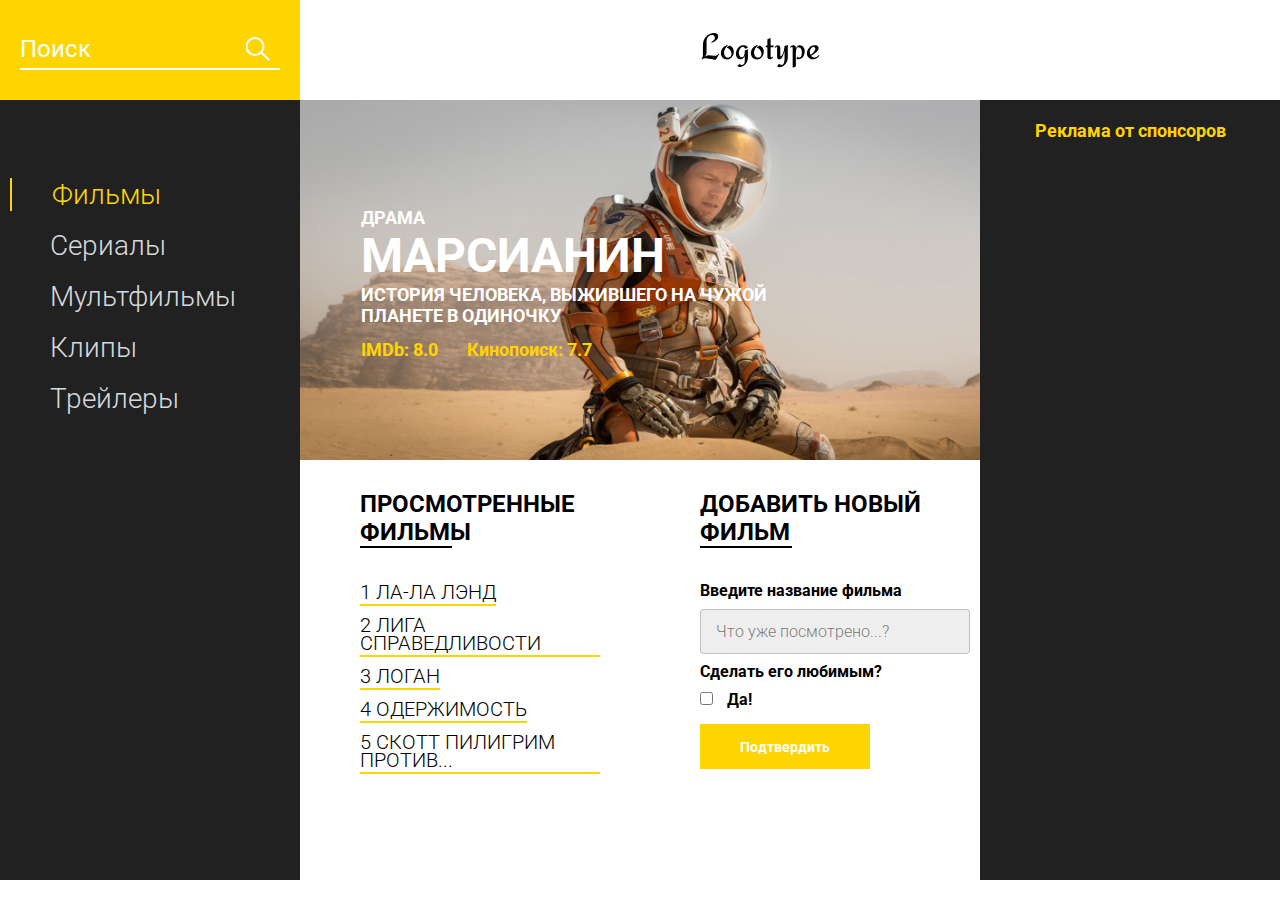
<file: index.html>
<!DOCTYPE html>
<html lang="en">
<head>
    <meta charset="UTF-8">
    <meta name="viewport" content="width=device-width, initial-scale=1.0">
    <title>Movie DB</title>
    <link href="https://fonts.googleapis.com/css?family=Roboto:300,400,700&display=swap&subset=cyrillic-ext" rel="stylesheet">
    <link rel="stylesheet" href="css/style.min.css">
</head>
<body>
    <header class="header">
        <div class="header__search">
            <form action="#">
                <input type="text" placeholder="Поиск">
            </form>
        </div>
        <div class="header__logo">
            <img src="icons/Logotype.svg" alt="logo">
        </div>
    </header>
    <main class="promo">
        <div class="promo__menu">
            <nav class="promo__menu-list">
                <ul>
                    <li><a class="promo__menu-item promo__menu-item_active" href="#">Фильмы</a></li>
                    <li><a class="promo__menu-item" href="#">Сериалы</a></li>
                    <li><a class="promo__menu-item" href="#">Мультфильмы</a></li>
                    <li><a class="promo__menu-item" href="#">Клипы</a></li>
                    <li><a class="promo__menu-item" href="#">Трейлеры</a></li>
                </ul>
            </nav>
        </div>
        <div class="promo__content">
            <div class="promo__bg">
                <div class="promo__genre">КОМЕДИЯ</div>
                <div class="promo__title">МАРСИАНИН</div>
                <div class="promo__descr">ИСТОРИЯ ЧЕЛОВЕКА, ВЫЖИВШЕГО НА ЧУЖОЙ ПЛАНЕТЕ В ОДИНОЧКУ</div>
                <div class="promo__ratings">
                    <span>IMDb: 8.0</span>
                    <span>Кинопоиск: 7.7</span>
                </div>
            </div>
            <div class="promo__interactive">
                <div>
                    <div class="promo__interactive-title">ПРОСМОТРЕННЫЕ ФИЛЬМЫ</div>
                    <ul class="promo__interactive-list">
                        <li class="promo__interactive-item">ЛОГАН
                            <div class="delete"></div>
                        </li>
                        <li class="promo__interactive-item">ЛИГА СПРАВЕДЛИВОСТИ
                            <div class="delete"></div>
                        </li>
                        <li class="promo__interactive-item">ЛА-ЛА ЛЭНД
                            <div class="delete"></div>
                        </li>
                        <li class="promo__interactive-item">ОДЕРЖИМОСТЬ
                            <div class="delete"></div>
                        </li>
                        <li class="promo__interactive-item">СКОТТ ПИЛИГРИМ ПРОТИВ...
                            <div class="delete"></div>
                        </li>
                    </ul>
                </div>
                <div>
                    <form class="add">
                        <div class="promo__interactive-title">ДОБАВИТЬ НОВЫЙ ФИЛЬМ</div>
                        <span>Введите название фильма</span>
                        <input class="adding__input" type="text" placeholder="Что уже посмотрено...?">
                        <span>Сделать его любимым?</span>
                        <input type="checkbox">
                        <span class="yes">Да!</span>
                        <button>Подтвердить</button>
                    </form>
                </div>
            </div>
        </div>
        <div class="promo__adv">
            <div class="promo__adv-title">Реклама от спонсоров</div>
            <img src="img/content_1.jpg" alt="some picture">
            <img src="img/content_2.jpg" alt="some picture">
            <img src="img/content_3.png" alt="some picture">
        </div>
    </main>
    <script src="script.js"></script>
</body>
</html>
</file>
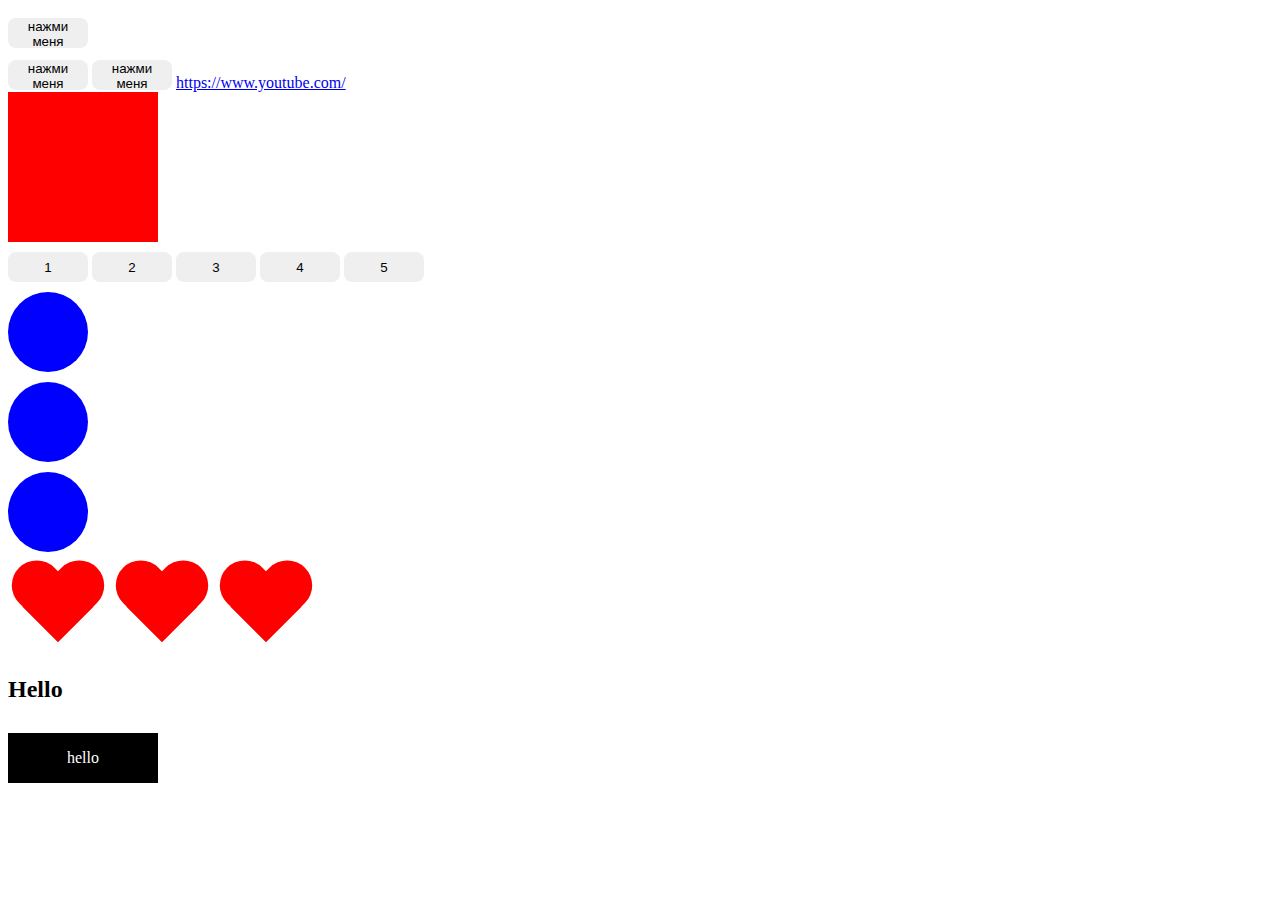
<file: oll/index.html>
<!DOCTYPE html>
<html lang="en">
<head>
    <meta charset="UTF-8">
    <title>Title</title>
    <link rel="stylesheet" href="styles.css">
</head>
<body>

<div class="overlay">
    <button  id="btn">нажми меня</button>
</div>
<button>нажми меня</button>
<button>нажми меня</button>

<a href="https://www.youtube.com/">https://www.youtube.com/</a>

<div class="box" id="box"></div>

<button>1</button>
<button>2</button>
<button>3</button>
<button>4</button>
<button>5</button>

<div class="circle"></div>
<div class="circle"></div>
<div class="circle"></div>

<div class="wrapper">
    <div class="heart"></div>
    <div class="heart"></div>
    <div class="heart"></div>

</div>
<script src="index.js"></script>
</body>
</html>
</file>
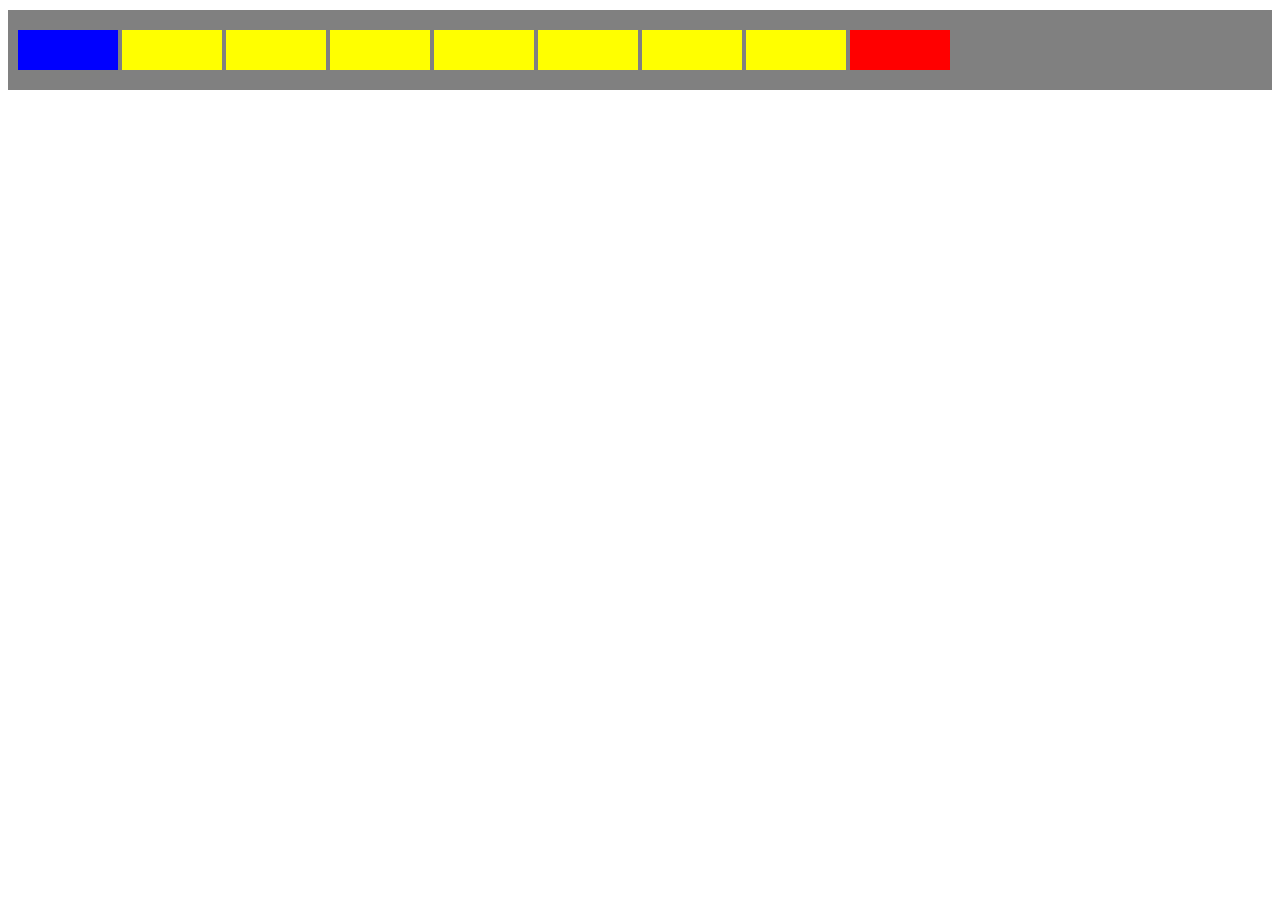
<file: oll/JsAtWork/classList/index.html>
<!DOCTYPE html>
<html lang="ru">
  <head>
    <meta charset="utf-8">
    <meta http-equiv="X-UA-Compatible" content="IE=edge">
   	<title>JavaScript</title>
   	<link rel="stylesheet" href="style.css">
  </head>
  <body>

    <div id="first" class="btn-block">
      <button class="blue some"></button>
      <button></button>
      <button></button>
      <button></button>
      <button></button>
      <button></button>
      <button></button>
      <button></button>
    </div>
    
	<script src="index.js"></script>
  </body>
</html>
</file>
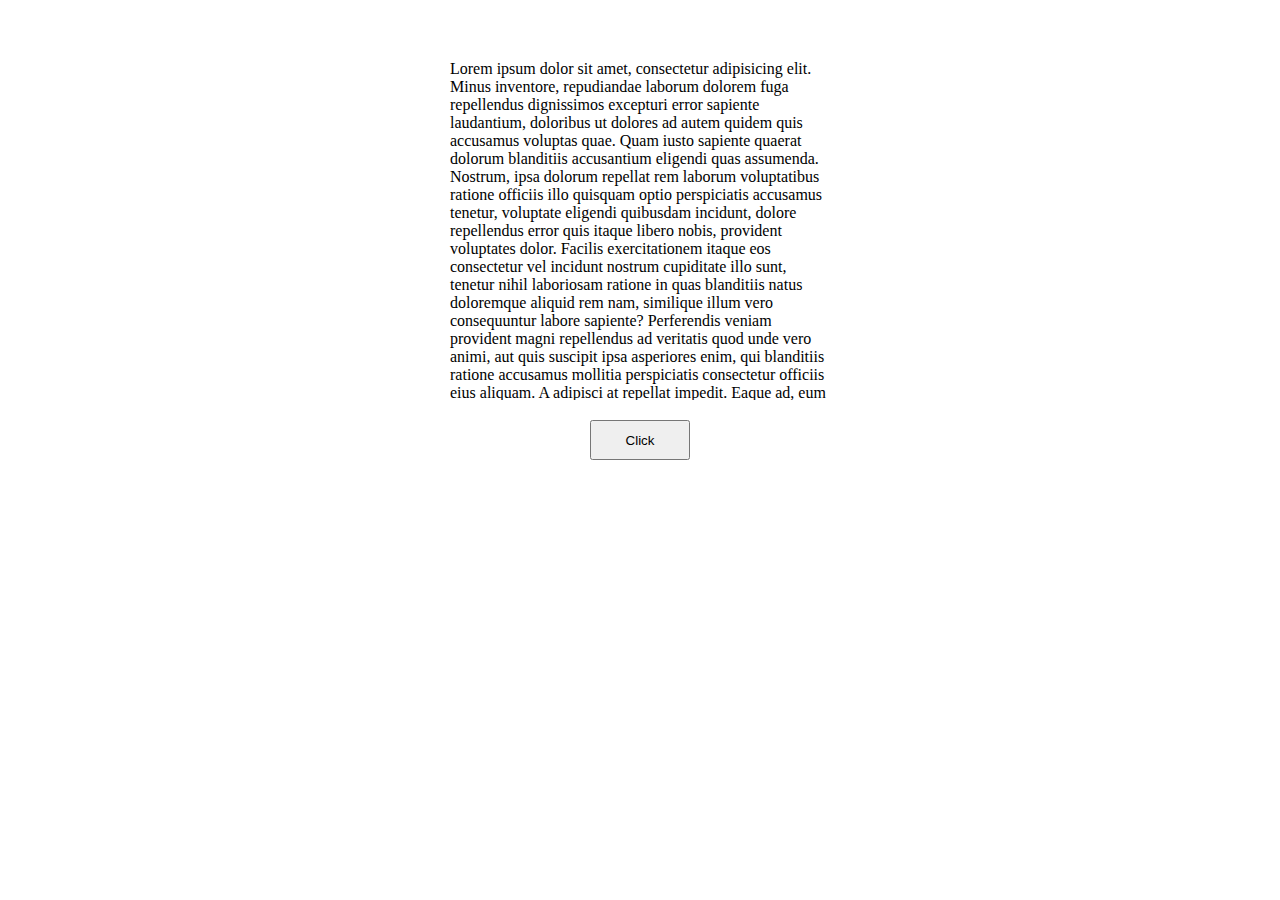
<file: oll/JsAtWork/documentParameters/index.html>
<!DOCTYPE html>
<html lang="ru">
  <head>
    <meta charset="utf-8">
    <meta http-equiv="X-UA-Compatible" content="IE=edge">
   	<title>JavaScript</title>
   	<link rel="stylesheet" href="style.css">
  </head>
  <body>
    
    <div class="box">Lorem ipsum dolor sit amet, consectetur adipisicing elit. Minus inventore, repudiandae laborum dolorem fuga repellendus dignissimos excepturi error sapiente laudantium, doloribus ut dolores ad autem quidem quis accusamus voluptas quae. Quam iusto sapiente quaerat dolorum blanditiis accusantium eligendi quas assumenda. Nostrum, ipsa dolorum repellat rem laborum voluptatibus ratione officiis illo quisquam optio perspiciatis accusamus tenetur, voluptate eligendi quibusdam incidunt, dolore repellendus error quis itaque libero nobis, provident voluptates dolor. Facilis exercitationem itaque eos consectetur vel incidunt nostrum cupiditate illo sunt, tenetur nihil laboriosam ratione in quas blanditiis natus doloremque aliquid rem nam, similique illum vero consequuntur labore sapiente? Perferendis veniam provident magni repellendus ad veritatis quod unde vero animi, aut quis suscipit ipsa asperiores enim, qui blanditiis ratione accusamus mollitia perspiciatis consectetur officiis eius aliquam. A adipisci at repellat impedit. Eaque ad, eum laudantium deserunt. Quis error voluptatem tempora quam ducimus aut, architecto odio voluptatum reiciendis. Atque error, deleniti similique non nam ratione. Perferendis, officiis mollitia laboriosam quam, nisi vel obcaecati vero dicta ducimus dolorum quas, excepturi consequatur fugiat sit minima repellendus quia aliquid numquam id autem unde dolorem quaerat odit. Harum eaque dolor dicta, accusantium deserunt eius deleniti nisi quas assumenda consectetur, odit modi exercitationem, officia doloribus quidem perferendis repellendus quos commodi eveniet cum beatae ea molestiae reprehenderit. Facilis, iste corporis earum. Nemo aliquam architecto error facilis amet, nihil sed excepturi necessitatibus rem delectus, omnis ipsa ut temporibus expedita quas natus ipsum fuga eum harum nisi facere cupiditate reiciendis! Id magnam blanditiis eligendi, nulla accusamus magni. Placeat quidem repellat explicabo minus esse numquam velit, accusantium a, cumque aperiam iure alias natus aliquam minima quas possimus assumenda quod, doloremque saepe perspiciatis nulla vero quibusdam voluptates. Nihil, aliquam maiores earum non similique quos? Quos cumque est illum assumenda perspiciatis, obcaecati atque doloribus cum soluta sit qui, deserunt reprehenderit quibusdam ratione odio similique a, quod cupiditate! Accusamus hic minus numquam, repellendus, ullam beatae itaque ad laudantium doloremque dolore error praesentium provident consequuntur consectetur culpa necessitatibus facere. Adipisci dignissimos fugiat consequuntur temporibus magni eius deleniti. Reiciendis, distinctio nesciunt modi repellendus aperiam quia dolore porro, pariatur eos. Ducimus iusto officiis cupiditate, error modi eius, dolores maxime a eaque tenetur? Quae nulla reprehenderit voluptatibus fugit cum distinctio hic libero maiores fugiat, atque amet qui cupiditate pariatur quaerat illo similique sunt doloribus modi reiciendis blanditiis in voluptatem esse. Hic voluptates atque beatae nihil ad perspiciatis repudiandae, consequuntur non nesciunt maiores alias eos odit, officiis inventore eaque aperiam voluptatibus. Fugiat eum esse nam saepe soluta ab accusamus nemo fuga aut, distinctio officia atque. Voluptatibus perspiciatis magni harum incidunt aliquid temporibus quas labore exercitationem. Alias mollitia magnam sequi, totam corrupti temporibus facere praesentium iste velit aliquam minus enim cupiditate rem. Iste molestiae maxime illum non accusantium voluptas blanditiis, quod consectetur, quidem est culpa voluptates obcaecati, ipsum ab natus vitae! Consectetur animi quae tenetur odio repellendus natus tempora ipsa culpa, inventore accusamus ea corporis doloribus id harum voluptatem, praesentium temporibus, explicabo totam mollitia molestiae est iusto vel repellat molestias. Repellat placeat voluptas quaerat eaque, illum dicta rerum numquam sunt!</div>
    <button>Click</button>
	<script src="script.js"></script>
  </body>
</html>
</file>
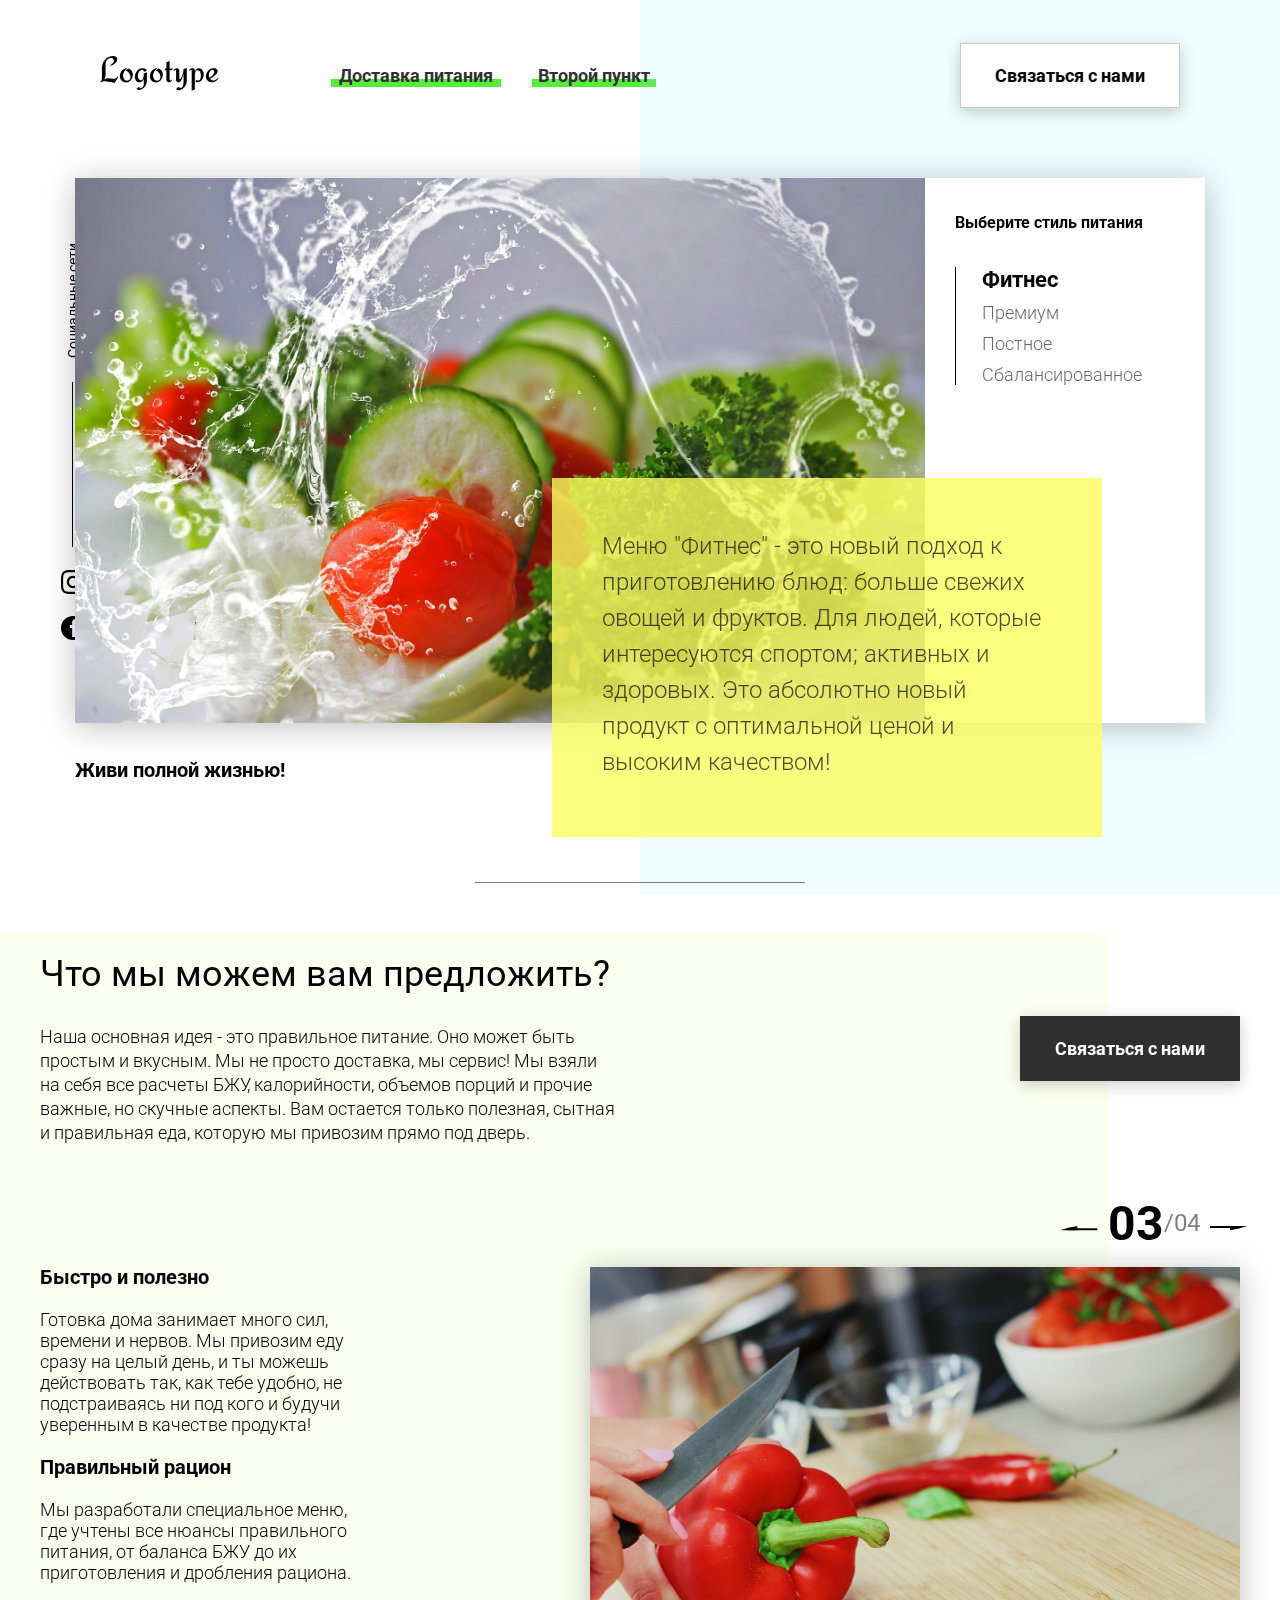
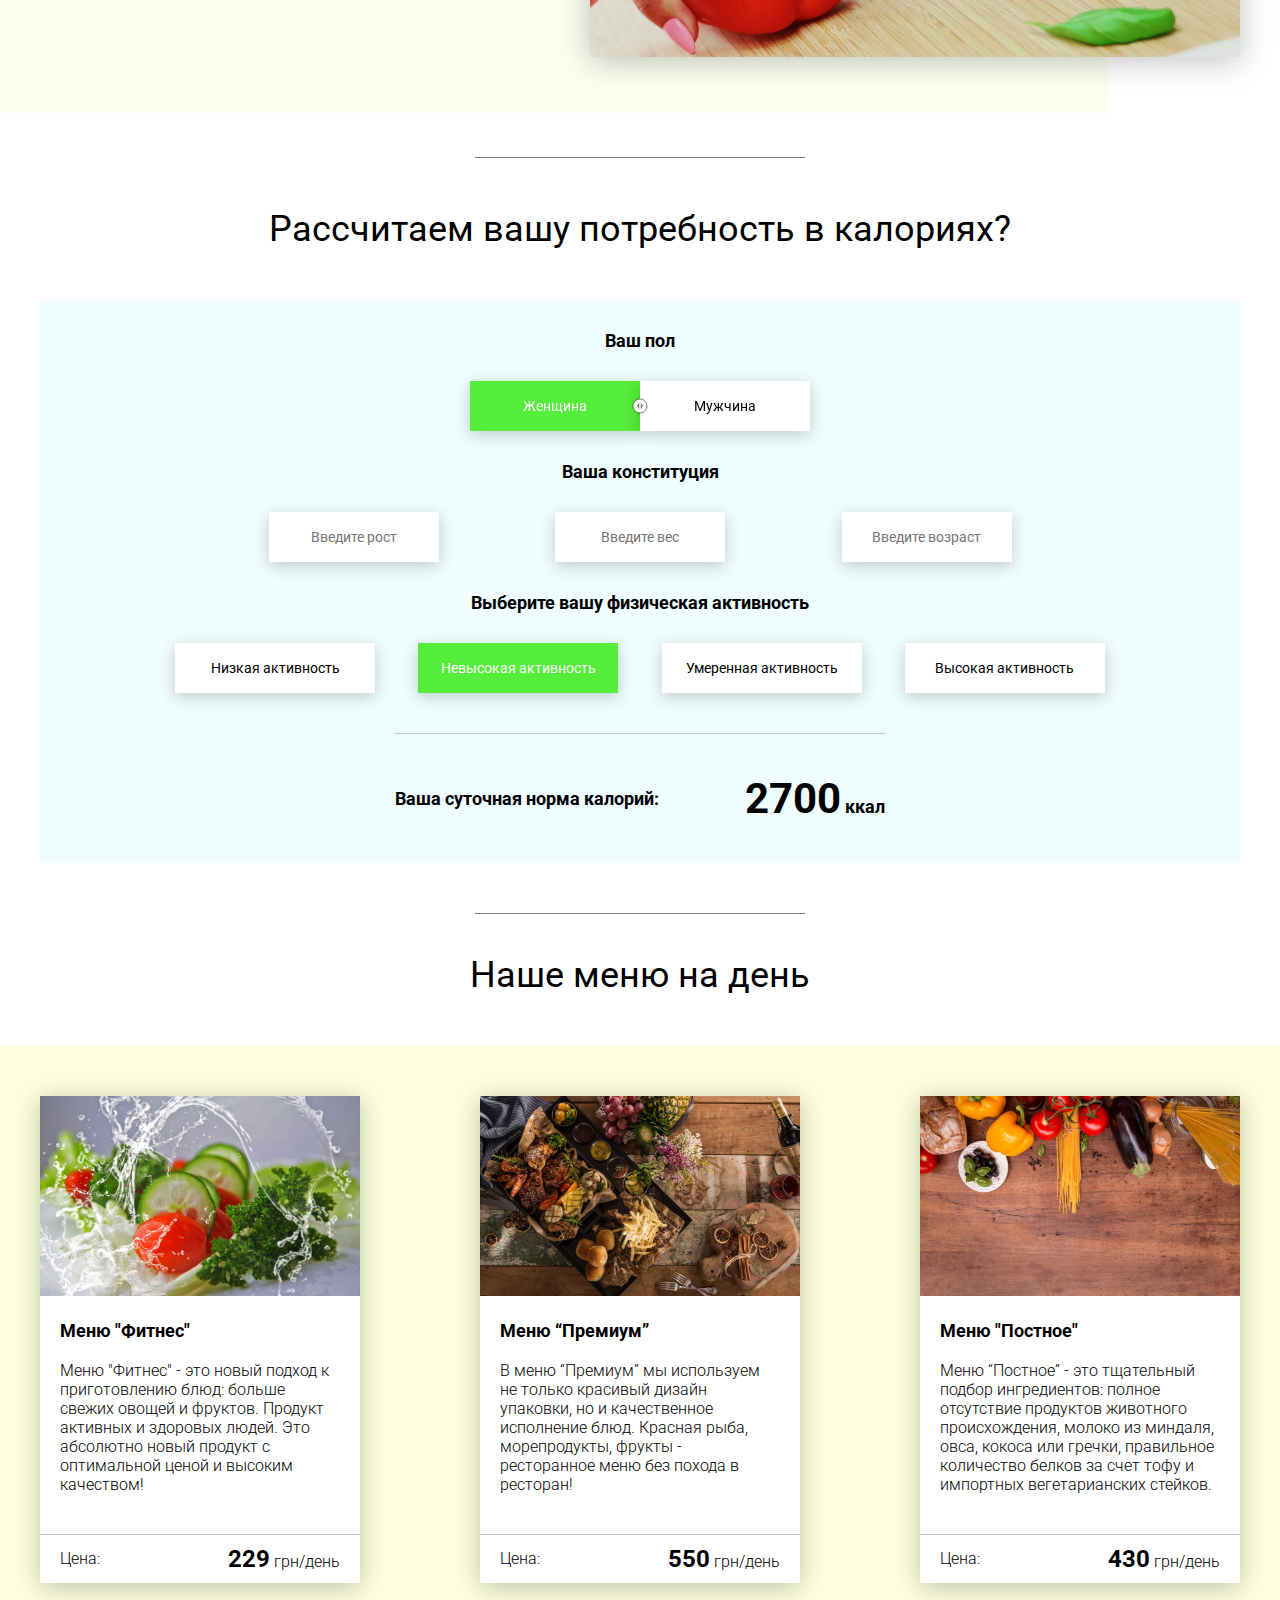
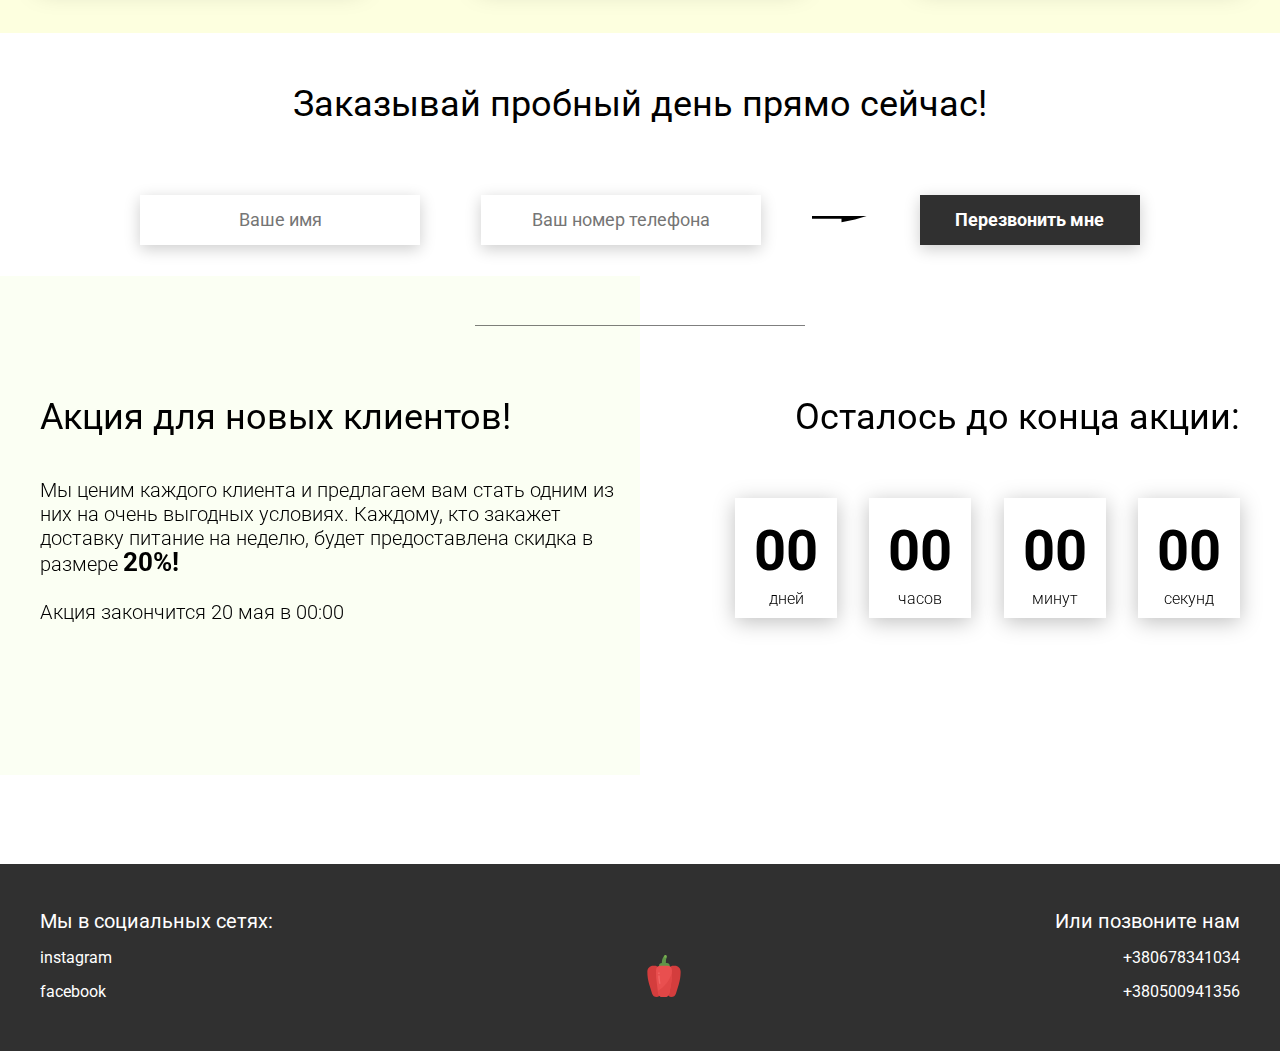
<file: oll/JsAtWork/newProject/index.html>
<!DOCTYPE html>
<html lang="en">
<head>
    <meta charset="UTF-8">
    <meta name="viewport" content="width=device-width, initial-scale=1.0">
    <title>Food</title>
    <link rel="stylesheet" href="css/style.css">
</head>
<body>
    <header class="header">
        <div class="header__left-block">
            <div class="header__logo">
                <img src="icons/logo.svg" alt="Логотип">
            </div>
            <nav class="header__links">
                <a href="#" class="header__link">Доставка питания</a>
                <a href="#" class="header__link">Второй пункт</a>
            </nav>
        </div>
        <div class="header__right-block">
            <button data-modal class="btn btn_white">Связаться с нами</button>
        </div>
    </header>
    <div class="sidepanel">
        <div class="sidepanel__text"><span>Социальные сети</span></div>
        <div class="sidepanel__divider"></div>
        <a href="#" class="sidepanel__icon">
            <img src="icons/instagram.svg" alt="instagram">
        </a>
        <a href="#" class="sidepanel__icon">
            <img src="icons/facebook.svg" alt="facebook">
        </a>
    </div>

    <div class="preview">
        <div class="bgc_blue"></div>
        <div class="container">
            <div class="tabcontainer">
                <div class="tabcontent">
                    <img src="img/tabs/vegy.jpg" alt="vegy">
                    <div class="tabcontent__descr">
                        Меню "Фитнес" - это новый подход к приготовлению блюд: больше свежих овощей и фруктов. Для людей, которые интересуются спортом; активных и здоровых. Это абсолютно новый продукт с оптимальной ценой и высоким качеством!
                    </div>
                </div>
                <!-- <div class="tabcontent">
                    <img src="img/tabs/elite.jpg" alt="elite">
                    <div class="tabcontent__descr">
                        Меню “Премиум” - мы используем не только красивый дизайн упаковки, но и качественное исполнение блюд. Красная рыба, морепродукты, фрукты - ресторанное меню без похода в ресторан!
                    </div>
                </div> -->
                <!-- <div class="tabcontent">
                    <img src="img/tabs/post.jpg" alt="post">
                    <div class="tabcontent__descr">
                        Наше специальное “Постное меню” - это тщательный подбор ингредиентов: полное отсутствие продуктов животного происхождения. Полная гармония с собой и природой в каждом элементе! Все будет Ом!
                    </div>
                </div>
                <div class="tabcontent">
                    <img src="img/tabs/vegy.jpg" alt="vegy">
                    <div class="tabcontent__descr">
                        Меню "Сбалансированное" - это соответствие вашего рациона всем научным рекомендациям. Мы тщательно просчитываем вашу потребность в к/б/ж/у и создаем лучшие блюда для вас.
                    </div>
                </div> -->
                <div class="tabheader">
                    <h3>Выберите стиль питания</h3>
                    <div class="tabheader__items">
                        <div class="tabheader__item tabheader__item_active">Фитнес</div>
                        <div class="tabheader__item">Премиум</div>
                        <div class="tabheader__item">Постное</div>
                        <div class="tabheader__item">Сбалансированное</div>
                    </div>
                </div>
            </div>
            <div class="preview__life">Живи полной жизнью!</div>
        </div>
    </div>

    <div class="divider"></div>

    <div class="offer">
        <div class="bgc_y"></div>
        <div class="container">
            <div class="offer__text">
                <h2 class="title">Что мы можем вам предложить?</h2>
                <div class="offer__descr">
                    Наша основная идея - это правильное питание. Оно может быть простым и вкусным. Мы не просто доставка, мы сервис! Мы взяли на себя все расчеты БЖУ, калорийности, объемов порций и прочие важные, но скучные аспекты. Вам остается только полезная, сытная и правильная еда, которую мы привозим прямо под дверь.
                </div>
            </div>
            <div class="offer__action">
                <button data-modal class="btn btn_dark">Связаться с нами</button>
            </div>
        </div>
        <div class="container">
            <div class="offer__advantages">
                <h2>Быстро и полезно</h2>
                <div class="offer__advantages-text">
                    Готовка дома занимает много сил, времени и нервов. Мы привозим еду сразу на целый день, и ты можешь действовать так, как тебе удобно, не подстраиваясь ни под кого и будучи уверенным в качестве продукта!
                </div>
                <h2>Правильный рацион</h2>
                <div class="offer__advantages-text">
                    Мы разработали специальное меню, где учтены все нюансы правильного питания, от баланса БЖУ до их приготовления и дробления рациона.
                </div>
            </div>
            <div class="offer__slider">
                <div class="offer__slider-counter">
                    <div class="offer__slider-prev">
                        <img src="icons/left.svg" alt="prev">
                    </div>
                    <span id="current">03</span>
                    /
                    <span id="total">04</span>
                    <div class="offer__slider-next">
                        <img src="icons/right.svg" alt="next">
                    </div>
                </div>
                <div class="offer__slider-wrapper">
                    <div class="offer__slide">
                        <img src="img/slider/pepper.jpg" alt="pepper">
                    </div>
                    <!-- <div class="offer__slide">
                        <img src="img/slider/food-12.jpg" alt="food">
                    </div>
                    <div class="offer__slide">
                        <img src="img/slider/olive-oil.jpg" alt="oil">
                    </div>
                    <div class="offer__slide">
                        <img src="img/slider/paprika.jpg" alt="paprika">
                    </div> -->
                </div>
            </div>
        </div>
    </div>

    <div class="divider"></div>

    <div class="calculating">
        <div class="container">
            <h2 class="title">Рассчитаем вашу потребность в калориях?
            </h2>
            <div class="calculating__field">
                <div class="calculating__subtitle">
                    Ваш пол
                </div>
                <div class="calculating__choose" id="gender">
                    <div class="calculating__choose-item calculating__choose-item_active">Женщина</div>
                    <div class="calculating__choose-item">Мужчина</div>
                </div>

                <div class="calculating__subtitle">
                    Ваша конституция
                </div>
                <div class="calculating__choose calculating__choose_medium">
                    <input type="text" id="height" placeholder="Введите рост" class="calculating__choose-item">
                    <input type="text" id="weight" placeholder="Введите вес"  class="calculating__choose-item">
                    <input type="text" id="age" placeholder="Введите возраст" class="calculating__choose-item">
                </div>

                <div class="calculating__subtitle">
                    Выберите вашу физическая активность
                </div>
                <div class="calculating__choose calculating__choose_big">
                    <div id="low" class="calculating__choose-item">Низкая активность </div>
                    <div id="small"  class="calculating__choose-item calculating__choose-item_active">Невысокая активность</div>
                    <div id="medium" class="calculating__choose-item">Умеренная активность</div>
                    <div id="high" class="calculating__choose-item">Высокая активность</div>
                </div>

                <div class="calculating__divider"></div>

                <div class="calculating__total">
                    <div class="calculating__subtitle">
                        Ваша суточная норма калорий:
                    </div>
                    <div class="calculating__result">
                        <span>2700</span> ккал
                    </div>
                </div>
            </div>
        </div>
    </div>

    <div class="divider"></div>

    <div class="menu">
        <h2 class="title">Наше меню на день</h2>

        <div class="menu__field">
            <div class="container">
                <div class="menu__item">
                    <img src="img/tabs/vegy.jpg" alt="vegy">
                    <h3 class="menu__item-subtitle">Меню "Фитнес"</h3>
                    <div class="menu__item-descr">Меню "Фитнес" - это новый подход к приготовлению блюд: больше свежих овощей и фруктов. Продукт активных и здоровых людей. Это абсолютно новый продукт с оптимальной ценой и высоким качеством!</div>
                    <div class="menu__item-divider"></div>
                    <div class="menu__item-price">
                        <div class="menu__item-cost">Цена:</div>
                        <div class="menu__item-total"><span>229</span> грн/день</div>
                    </div>
                </div>
                <div class="menu__item">
                    <img src="img/tabs/elite.jpg" alt="elite">
                    <h3 class="menu__item-subtitle">Меню “Премиум”</h3>
                    <div class="menu__item-descr">В меню “Премиум” мы используем не только красивый дизайн упаковки, но и качественное исполнение блюд. Красная рыба, морепродукты, фрукты - ресторанное меню без похода в ресторан!</div>
                    <div class="menu__item-divider"></div>
                    <div class="menu__item-price">
                        <div class="menu__item-cost">Цена:</div>
                        <div class="menu__item-total"><span>550</span> грн/день</div>
                    </div>
                </div>
                <div class="menu__item">
                    <img src="img/tabs/post.jpg" alt="post">
                    <h3 class="menu__item-subtitle">Меню "Постное"</h3>
                    <div class="menu__item-descr">Меню “Постное” - это тщательный подбор ингредиентов: полное отсутствие продуктов животного происхождения, молоко из миндаля, овса, кокоса или гречки, правильное количество белков за счет тофу и импортных вегетарианских стейков. </div>
                    <div class="menu__item-divider"></div>
                    <div class="menu__item-price">
                        <div class="menu__item-cost">Цена:</div>
                        <div class="menu__item-total"><span>430</span> грн/день</div>
                    </div>
                </div>
            </div>
        </div>
    </div>

    <div class="order">
        <div class="container">
            <div class="title">Заказывай пробный день прямо сейчас!</div>
            <form action="#" class="order__form">
                <input required placeholder="Ваше имя" name="name" type="text" class="order__input">
                <input required placeholder="Ваш номер телефона" name="phone" type="phone" class="order__input">
                <img src="icons/right.svg" alt="right">
                <button class="btn btn_dark btn_min">Перезвонить мне</button>
            </form>
        </div>
    </div>

    <div class="divider"></div>

    <div class="promotion">
        <div class="bgc_y"></div>
        <div class="container">
            <div class="promotion__text">
                <div class="title">Акция для новых клиентов!</div>
                <div class="promotion__descr">
                    Мы ценим каждого клиента и предлагаем вам стать одним из них на очень выгодных условиях.
                    Каждому, кто закажет доставку питание на неделю, будет предоставлена скидка в размере <span>20%!</span>
                    <br><br>
                    Акция закончится 20 мая в 00:00
                </div>
            </div>
            <div class="promotion__timer">
                <div class="title">Осталось до конца акции:</div>
                <div class="timer">
                    <div class="timer__block">
                        <span id="days">12</span>
                        дней
                    </div>
                    <div class="timer__block">
                        <span id="hours">20</span>
                        часов
                    </div>
                    <div class="timer__block">
                        <span id="minutes">56</span>
                        минут
                    </div>
                    <div class="timer__block">
                        <span id="seconds">20</span>
                        секунд
                    </div>
                </div>
            </div>
        </div>
    </div>

    <footer class="footer">
        <div class="container">
            <div class="social">
                <div class="subtitle">Мы в социальных сетях:</div>
                <a href="#" class="link">instagram</a>
                <a href="#" class="link">facebook</a>
            </div>
            <div class="pepper">
                <img src="icons/veg.svg" alt="pepper">
            </div>
            <div class="call">
                <div class="subtitle">Или позвоните нам</div>
                <a href="#" class="link">+380678341034</a>
                <a href="#" class="link">+380500941356</a>
            </div>
        </div>
    </footer>

    <div class="modal">
        <div class="modal__dialog">
            <div class="modal__content">
                <form action="#">
                    <div data-close class="modal__close">&times;</div>
                    <div class="modal__title">Мы свяжемся с вами как можно быстрее!</div>
                    <input required placeholder="Ваше имя" name="name" type="text" class="modal__input">
                    <input required placeholder="Ваш номер телефона" name="phone" type="phone" class="modal__input">
                    <button class="btn btn_dark btn_min">Перезвонить мне</button>
                </form>
            </div>
        </div>
    </div>
    <script src="js/script.js"></script>
</body>
</html>
</file>
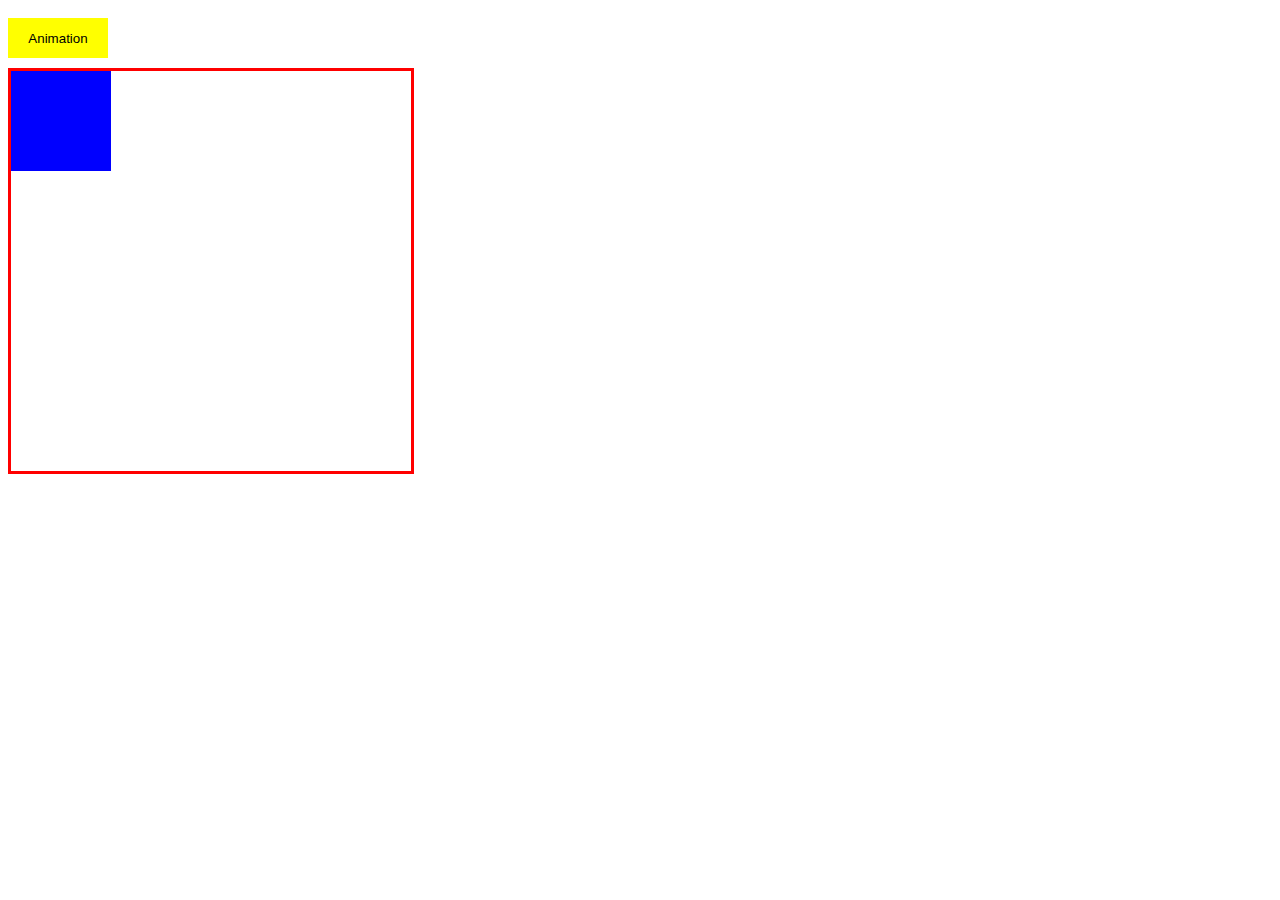
<file: oll/JsAtWork/setTimeout/index.html>
<!DOCTYPE html>
<html lang="ru">
  <head>
    <meta charset="utf-8">
    <meta http-equiv="X-UA-Compatible" content="IE=edge">
   	<title>Java Script</title>
   	<link rel="stylesheet" href="style.css">
  </head>
  <body>
    <button class="btn">Animation</button>
    <div class="wrapper">
        <div class="box"></div>
    </div>

	<script src="script.js"></script>
  </body>
</html>
</file>
<file: oll/styles.css>
.box {
    width: 150px;
    height: 150px;
    background-color: red;
}

button {
    width: 80px;
    height: 30px;
    margin-top: 10px;
    border: none;
    border-radius: 8px;
    cursor: pointer;
    outline: none;
}

.circle {
    width: 80px;
    height: 80px;
    background-color: blue;
    display: block;
    margin-top: 10px;
    border-radius: 100%;
}

.heart {
    display: inline-block;
    position: relative;
    width: 100px;
    height: 90px;
    margin-top: 10px;
}

.heart:before,
.heart:after {
    position: absolute;
    content: "";
    left: 50px;
    top: 0;
    width: 50px;
    height: 80px;
    background: red;
    -moz-border-radius: 50px 50px 0 0;
    border-radius: 50px 50px 0 0;
    -webkit-transform: rotate(-45deg);
    -moz-transform: rotate(-45deg);
    -ms-transform: rotate(-45deg);
    -o-transform: rotate(-45deg);
    transform: rotate(-45deg);
    -webkit-transform-origin: 0 100%;
    -moz-transform-origin: 0 100%;
    -ms-transform-origin: 0 100%;
    -o-transform-origin: 0 100%;
    transform-origin: 0 100%;
}

.heart:after {
    left: 0;
    -webkit-transform: rotate(45deg);
    -moz-transform: rotate(45deg);
    -ms-transform: rotate(45deg);
    -o-transform: rotate(45deg);
    transform: rotate(45deg);
    -webkit-transform-origin: 100% 100%;
    -moz-transform-origin: 100% 100%;
    -ms-transform-origin: 100% 100%;
    -o-transform-origin: 100% 100%;
    transform-origin :100% 100%;
}

.black{
    width: 150px;
    height: 50px;
    line-height: 50px;
    text-align: center;
    background-color: black;
    margin-bottom: 30px;
    margin-top: 30px;
    color: #fff;
}
</file>
<file: oll/JsAtWork/classList/style.css>
.box {
  position: absolute;
  width: 100px;
  height: 100px;
  background-color: blue;
}
.wrapper {
  position: relative;
  width: 400px;
  height: 400px;
  border: 3px solid red;
}
.btn-block {
	padding: 10px;
	background-color: grey;
	margin-top: 10px;
}
button {
  margin-bottom: 10px;
  margin-top: 10px;
  width: 100px;
  height: 40px;
  background-color: yellow;
  border: none;
  transition: 0.3s all;
}

.blue {
    background-color: blue;
}

.red {
    background-color: red;
}
</file>
<file: oll/JsAtWork/documentParameters/style.css>
.box {
box-sizing: border-box;
  width: 400px;
  height: 350px;
  overflow: scroll;
  margin: 0 auto;
  margin-top: 50px;
  padding: 10px;
}

button {
  width: 100px;
  height: 40px;
  display: block;
  margin: 0 auto;
  margin-top: 20px; 
}
</file>
<file: oll/JsAtWork/newProject/css/style.css>
@import url(https://fonts.googleapis.com/css?family=Roboto:300,400,700&display=swap&subset=cyrillic-ext);*{box-sizing:border-box;margin:0;padding:0;font-family:Roboto,sans-serif}a{text-decoration:none}.btn{width:220px;height:65px;display:flex;justify-content:center;align-items:center;background-color:#fff;font-size:18px;font-weight:700;border:1px solid rgba(0,0,0,.2);box-shadow:0 4px 15px rgba(0,0,0,.2);cursor:pointer;transition:.3s all;outline:0}.btn_white{background-color:#fff}.btn_dark{background-color:#303030;color:#fff;border:none}.btn_min{height:50px}.btn:hover{box-shadow:0 4px 30px rgba(0,0,0,.3)}.container{max-width:1200px;margin:0 auto}.divider{width:330px;height:1px;margin:0 auto;background-color:rgba(0,0,0,.5)}.title{font-size:36px;font-weight:400}.header{display:flex;justify-content:space-between;align-items:center;height:150px;padding:0 100px}.header__left-block{display:flex;justify-content:space-between;min-width:550px}.header__logo{max-width:170px}.header__logo img{width:100%}.header__links{display:flex;align-items:center}.header__link{position:relative;margin-right:45px;font-weight:700;font-size:18px;color:#303030}.header__link:after{content:'';position:absolute;display:block;width:110%;left:-5%;bottom:-1px;z-index:-1;height:8px;background:#54ed39}.header__link:last-child{margin-right:0}.sidepanel{position:fixed;left:60px;top:240px;height:400px;width:25px;display:flex;flex-direction:column;justify-content:space-between;align-items:center}.sidepanel__text{width:120px;height:120px;font-size:14px}.sidepanel__text span{display:flex;transform:rotate(-90deg) translateX(-50px)}.sidepanel__divider{width:1px;height:165px;background-color:#000}.sidepanel__icon{width:24px;height:24px}.sidepanel__icon img{width:100%}.preview{padding:28px 0 100px 0;position:relative}.preview__life{font-weight:700;font-size:20px;margin-left:35px;margin-top:35px}.bgc_blue{position:absolute;right:0;top:-155px;width:50vw;height:900px;background:rgba(146,242,255,.15);z-index:-1}.tabcontainer{display:flex;width:1130px;margin:0 auto;box-shadow:0 4px 30px rgba(0,0,0,.25)}.tabcontent{width:850px;position:relative}.tabcontent img{width:100%;height:100%;object-fit:cover}.tabcontent__descr{position:absolute;top:300px;right:-177px;width:550px;height:359px;background:rgba(251,254,93,.8);padding:50px;font-size:24px;font-weight:300;line-height:36px;color:rgba(0,0,0,.7)}.tabheader{width:280px;padding:35px 30px;background-color:#fff}.tabheader h3{font-weight:700;font-size:16px}.tabheader__items{margin-top:35px;padding-left:26px;border-left:1px solid #000}.tabheader__item{font-weight:700;font-size:18px;font-weight:300;margin-top:10px;color:rgba(0,0,0,.6);cursor:pointer;transition:.3s all}.tabheader__item_active{color:#000;font-size:22px;font-weight:700}.offer{padding:70px 0 100px 0;position:relative}.offer .container{display:flex;justify-content:space-between}.offer .bgc_y{position:absolute;width:1109px;height:780px;background:rgba(243,255,222,.45);z-index:-1;top:50px}.offer__text{width:580px}.offer__descr{font-size:18px;margin-top:30px;font-weight:300;line-height:24px}.offer__action{display:flex;align-items:center;justify-content:flex-end}.offer__advantages{width:330px;margin-top:50px}.offer__advantages h2{font-weight:700;font-size:20px;margin-top:20px}.offer__advantages h2:first-child{margin-top:70px}.offer__advantages-text{margin-top:20px;font-size:18px;font-weight:300;line-height:21px}.offer__slider{width:650px;margin-top:50px;display:flex;flex-direction:column;align-items:flex-end}.offer__slider-counter{display:flex;width:180px;align-items:center;font-size:24px;color:rgba(0,0,0,.5)}.offer__slider-wrapper{width:100%;margin-top:15px;box-shadow:0 4px 30px rgba(0,0,0,.25)}.offer__slider-prev{margin-right:10px;cursor:pointer}.offer__slider-next{margin-left:10px;cursor:pointer}.offer__slider #current{font-size:48px;font-weight:700;color:#000}.offer__slide{width:100%;height:390px}.offer__slide img{width:100%;height:100%;object-fit:cover}.calculating{padding:50px 0}.calculating .title{text-align:center}.calculating__field{width:100%;margin-top:50px;background:rgba(146,242,255,.15);padding:30px 0 40px 0}.calculating__subtitle{text-align:center;font-size:18px;font-weight:700;margin-top:30px}.calculating__subtitle:first-child{margin-top:0}.calculating #gender:after{content:'';position:absolute;top:50%;transform:translateY(-50%);display:block;width:16px;height:16px;background:url(../icons/switch.svg) center center/cover no-repeat}.calculating__choose{position:relative;display:flex;margin-top:30px;justify-content:center}.calculating__choose-item{display:flex;align-items:center;justify-content:center;width:170px;height:50px;padding:0 10px;background:#fff;box-shadow:0 4px 15px rgba(0,0,0,.2);border:none;text-align:center;font-size:14px;cursor:pointer;outline:0;transition:.3s all}.calculating__choose-item_active{color:#fff;background-color:#54ed39}.calculating__choose_medium{width:743px;justify-content:space-between;margin:30px auto 0 auto}.calculating__choose_big{width:930px;justify-content:space-between;margin:30px auto 0 auto}.calculating__choose_big .calculating__choose-item{width:200px}.calculating__divider{width:490px;height:1px;margin:40px auto;background-color:rgba(0,0,0,.2)}.calculating__total{width:490px;margin:0 auto;display:flex;justify-content:space-between;align-items:center}.calculating__result{font-size:18px;font-weight:700}.calculating__result span{font-size:42px}.menu{padding:40px 0 50px 0}.menu .container{display:flex;justify-content:space-between;align-items:flex-start}.menu .title{text-align:center}.menu__field{margin-top:50px;padding:50px 0;width:100%;background:rgba(249,254,126,.25)}.menu__item{width:320px;min-height:450px;background:#fff;box-shadow:0 4px 25px rgba(0,0,0,.25);font-size:16px;font-weight:300}.menu__item img{width:100%;height:200px;object-fit:cover}.menu__item-subtitle{font-weight:700;font-size:18px;padding:0 20px;margin-top:20px}.menu__item-descr{margin-top:20px;padding:0 20px}.menu__item-divider{width:100%;height:1px;background-color:rgba(0,0,0,.25);margin-top:40px}.menu__item-price{display:flex;justify-content:space-between;align-items:center;padding:10px 20px}.menu__item-price span{font-size:24px;font-weight:700}.order{padding-bottom:80px}.order .title{text-align:center}.order__form{margin-top:70px;padding:0 100px;display:flex;justify-content:space-between;align-items:center}.order__form img{transform:scale(1.5)}.order__input{width:280px;height:50px;background:#fff;box-shadow:0 4px 15px rgba(0,0,0,.2);border:none;font-size:18px;text-align:center;padding:0 20px;outline:0}.promotion{padding:70px 0 240px 0;position:relative}.promotion .container{display:flex}.promotion .bgc_y{position:absolute;width:50%;height:499px;background:rgba(243,255,222,.35);z-index:-1;top:-50px;left:0}.promotion__text{width:50%}.promotion__descr{margin-top:40px;font-size:20px;line-height:24px;font-weight:300}.promotion__descr span{font-weight:700;font-size:26px}.promotion__timer{width:50%}.promotion__timer .title{text-align:right}.promotion__timer .timer{margin-top:60px;padding-left:95px;display:flex;justify-content:space-between;align-items:center}.promotion__timer .timer__block{width:102px;height:120px;background:#fff;box-shadow:0 4px 20px rgba(0,0,0,.25);font-size:16px;font-weight:300;text-align:center}.promotion__timer .timer__block span{display:block;margin-top:20px;margin-bottom:5px;font-size:56px;font-weight:700}.footer{min-height:180px;background-color:#303030;padding:45px 0 50px 0;color:#fff}.footer .container{height:100%;display:flex;justify-content:space-between;align-items:flex-end}.footer .subtitle{font-size:20px}.footer .link{display:block;margin-top:15px;font-size:16px;color:#fff}.footer .call{text-align:right}.modal{position:fixed;top:0;left:0;z-index:1050;display:none;width:100%;height:100%;overflow:hidden;background-color:rgba(0,0,0,.5)}.modal__dialog{max-width:500px;margin:40px auto}.modal__content{position:relative;width:100%;padding:40px;background-color:#fff;border:1px solid rgba(0,0,0,.2);border-radius:4px;max-height:80vh;overflow-y:auto}.modal__close{position:absolute;top:8px;right:14px;font-size:30px;color:#000;opacity:.5;font-weight:700;border:none;background-color:transparent;cursor:pointer}.modal__title{text-align:center;font-size:22px;text-transform:uppercase}.modal__input{display:block;margin:20px auto 20px auto;width:280px;height:50px;background:#fff;box-shadow:0 4px 15px rgba(0,0,0,.2);border:none;font-size:18px;text-align:center;padding:0 20px;outline:0}.modal .btn{display:block;width:280px;margin:0 auto}
</file>
<file: oll/JsAtWork/setTimeout/style.css>
.box {
  position: absolute;
  width: 100px;
  height: 100px;
  background-color: blue;
}
.wrapper {
  position: relative;
  width: 400px;
  height: 400px;
  border: 3px solid red;
}
button {
  margin-bottom: 10px;
  margin-top: 10px;
  width: 100px;
  height: 40px;
  background-color: yellow;
  border: none;
}
</file>
<file: css/style.min.css>
*{-webkit-box-sizing:border-box;
    box-sizing:border-box;
    margin:0;padding:0;
    font-family:'Roboto', sans-serif
}
.header{
    display:-webkit-box;
    display:-ms-flexbox;
    display:flex;height:100px
}
.header__search
{display:-webkit-box;
    display:-ms-flexbox;
    display:flex;
    -webkit-box-pack:center;
    -ms-flex-pack:center;
    justify-content:center;
    -webkit-box-align:center;
    -ms-flex-align:center;
    align-items:center;
    height:100%;
    width:300px;
    background:#FFD500
}
.header__search form{
    position:relative;
    width:260px;
    height:30px
}
.header__search form input{
    width:100%;
    border:none;
    border-bottom:2px solid #fff;
    background-color:transparent;
    color:#fff;
    font-size:24px;
    line-height:28px;
    padding-bottom:5px;
    outline:none;
}
.header__search form input::-webkit-input-placeholder{
    color:#fff;
}
.header__search form input:-ms-input-placeholder{
    color:#fff;
}
.header__search form input::-ms-input-placeholder{
    color:#fff;
}
.header__search form input::placeholder{
    color:#fff;
}
.header__search form:after{
    content:'';display:block;
    position:absolute;
    top:2px;
    right:10px;
    background:url("../icons/search.svg") center center/cover no-repeat;
    width:24px;
    height:24px;
}
.header__logo{
    display:-webkit-box;
    display:-ms-flexbox;
    display:flex;
    -webkit-box-pack:center;
    -ms-flex-pack:center;
    justify-content:center;
    -webkit-box-align:center;
    -ms-flex-align:center;
    align-items:center;
    height:100%;
    width:calc(100% - 360px);
}
.promo{
    height:780px;
    display:-webkit-box;
    display:-ms-flexbox;
    display:flex;
}
.promo__menu{
    width:300px;
    height:100%;
    background:#212121;
    padding:60px 0 0 10px;
}
.promo__menu-item{
    display:block;
    font-size:28px;
    line-height:33px;
    color:#D6D9DC;
    text-decoration:none;
    font-weight:300;
    padding-left:40px;
    margin-top:18px;
}
.promo__menu-item:hover{
    color:#FFD500;
}
.promo__menu-item_active{
    border-left:2px solid  #FFD500;
    color:#FFD500;
}
.promo__content{
    width:calc(100% - 600px);
}
.promo__bg{
    height:360px;
    background:url("../img/mars.webp") center center/cover no-repeat;
    background-position:top;
    padding:107px 0 0 61px;
}
.promo__genre{
    font-weight:bold;
    font-size:18px;
    line-height:21px;
    color:#FFFFFF;
    text-transform:uppercase;
}
.promo__title{
    font-weight:bold;
    font-size:48px;
    line-height:56px;
    color:#FFFFFF;
    text-transform:uppercase;
}
.promo__descr{
    width:481px;
    font-weight:bold;
    font-size:18px;
    line-height:21px;
    color:#FFFFFF;
    text-transform:uppercase;
}
.promo__ratings{
    margin-top:13px;
}
.promo__ratings span{
    font-weight:bold;
    font-size:18px;
    line-height:21px;
    color:#FFD500;
    margin-right:25px
}
.promo__interactive{
    display:-webkit-box;
    display:-ms-flexbox;
    display:flex;
}
.promo__interactive>div{
    width:50%;
    padding:30px 0 0 60px;
}
.promo__interactive-title{
    display:inline-block;
    font-weight:bold;
    font-size:24px;
    line-height:28px;
    color:#000000;
}
.promo__interactive-title:after{
    content:'';
    display:block;
    width:33%;
    height:2px;
    background-color:#000;
}
.promo__interactive-list{list-style-type:none;margin-top:35px;display:-webkit-box;display:-ms-flexbox;display:flex;-webkit-box-orient:vertical;-webkit-box-direction:normal;-ms-flex-direction:column;flex-direction:column;-webkit-box-align:start;-ms-flex-align:start;align-items:flex-start}.promo__interactive-item{display:inline-block;position:relative;font-weight:300;font-size:20px;line-height:18px;color:#000000;margin-bottom:15px;padding-right:40px;text-transform:uppercase}.promo__interactive-item span{display:block;position:absolute;left:-30px;top:50%;-webkit-transform:translateY(-50%);transform:translateY(-50%);width:20px;height:20px;background:url("../icons/Star.svg") center center/cover no-repeat}  .promo__interactive-item:before{content:'';position:absolute;bottom:-5px;display:block;width:calc(100% - 40px);height:2px;background-color:#FFD500}  .promo__interactive-item:hover .delete{content:'';display:block;position:absolute;right:0px;top:50%;-webkit-transform:translateY(-50%);transform:translateY(-50%);width:20px;height:20px;background:url("../icons/trash.png") center center/cover no-repeat;cursor:pointer}  .promo__interactive .add .promo__interactive-title{margin-bottom:25px}  .promo__interactive .add span{display:block;margin:10px 0;font-weight:bold;font-size:16px;line-height:16px;color:#000000}  .promo__interactive .add .yes{display:inline;margin-left:10px}  .promo__interactive .add input[type="text"]{width:270px;height:45px;line-height:50px;font-size:16px;background:rgba(196,196,196,0.29);border:1px solid rgba(0,0,0,0.19);padding:0 15px;outline:none;border-radius:4px}  .promo__interactive .add input[type="text"]::-webkit-input-placeholder{font-weight:300;font-size:16px;color:rgba(0,0,0,0.53)}  .promo__interactive .add input[type="text"]:-ms-input-placeholder{font-weight:300;font-size:16px;color:rgba(0,0,0,0.53)}  .promo__interactive .add input[type="text"]::-ms-input-placeholder{font-weight:300;font-size:16px;color:rgba(0,0,0,0.53)}  .promo__interactive .add input[type="text"]::placeholder{font-weight:300;font-size:16px;color:rgba(0,0,0,0.53)}  .promo__interactive .add button{display:block;margin-top:15px;width:170px;height:45px;background:#FFD500;font-weight:bold;font-size:14px;line-height:14px;color:#FFFFFF;border:none;outline:none;cursor:pointer}  .promo__interactive .add button:active{-webkit-transform:scale(0.95);transform:scale(0.95)}  .promo__adv{background:#212121;width:300px;height:100%}  .promo__adv-title{font-weight:bold;font-size:18px;line-height:21px;color:#FFD500;margin:20px 0;text-align:center}  .promo__adv img{width:100%;margin-bottom:10px}
</file>
